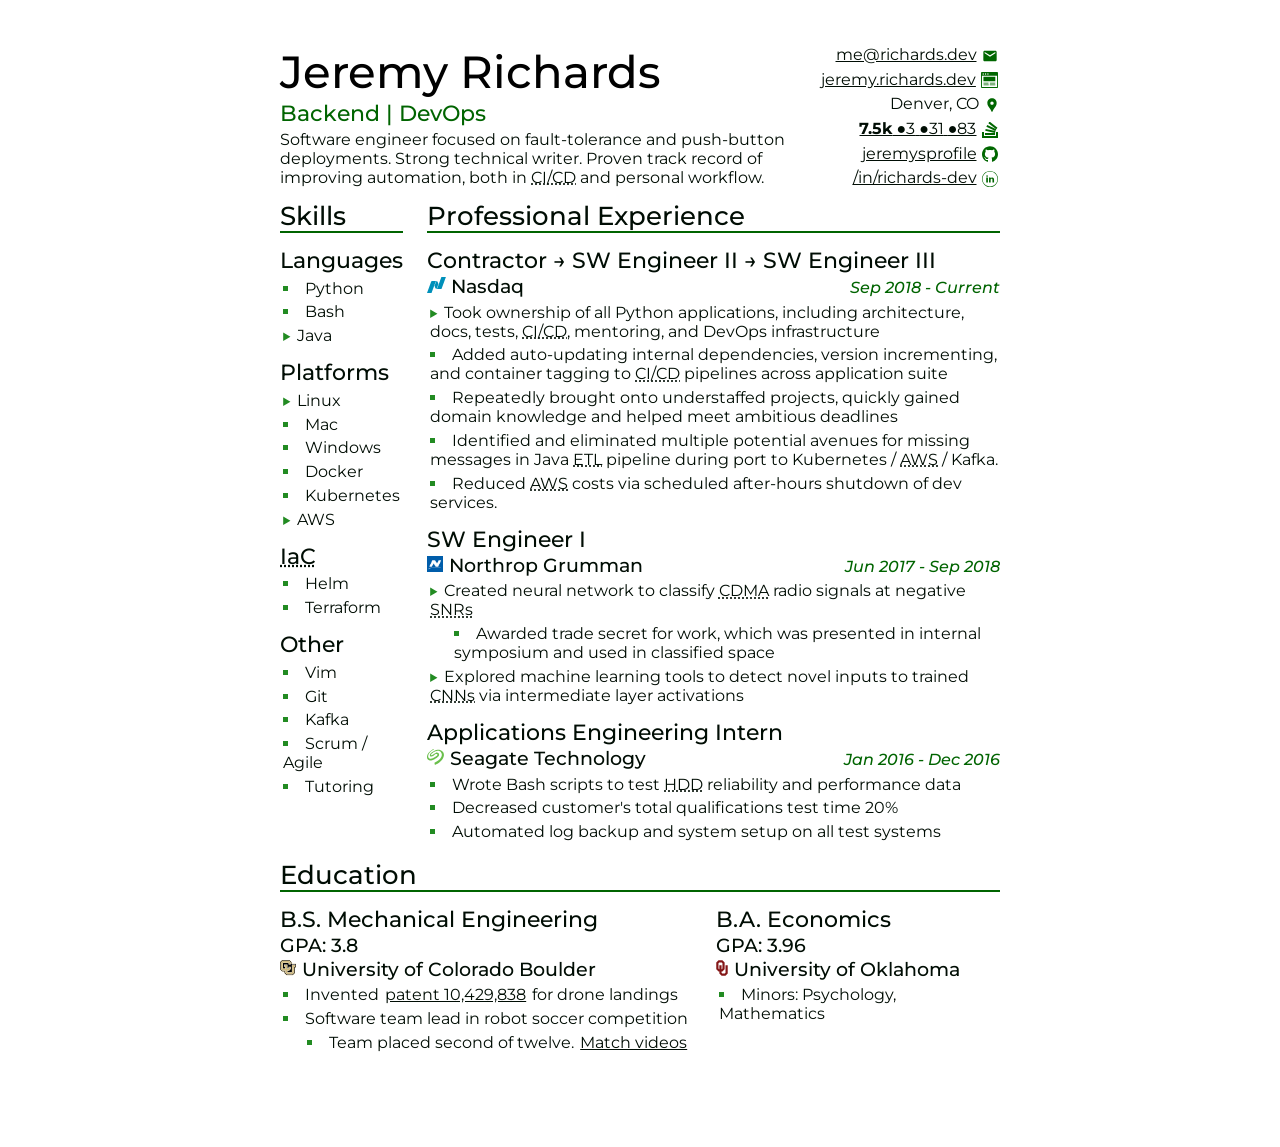
<file: cv/index.html>
<!DOCTYPE HTML>
<html>
<head>
    <meta charset="UTF-8">
    <meta name="viewport" content="width=device-width, initial-scale=1.0">
    <meta name="author" content="Jeremy Richards">
    <title>Resume</title>
    <meta name="description" content="">
    <link rel="stylesheet" type="text/css" href="../css/resume_stylesheet.css" media="screen, print"/>
    <link rel="preconnect" href="https://fonts.gstatic.com">
    <link href="https://fonts.googleapis.com/css2?family=Montserrat:wght@400;500;700&display=swap" rel="stylesheet">

  <link rel="icon" type="image/svg+xml" href="../img/j.svg">
</head>

<body><!--
  Author: Jeremy Richards
  License: CC-BY-SA-NC 4.0
  https://creativecommons.org/licenses/by-nc-sa/4.0/

  TL:DR; Use this, don't sell it, keep my name in the HTML comments, and share
    any different versions you make based on it.
-->
<div class="flex column" id="resume">
  <!-- This HTML is poorly formatted because I wanted the templating to be
    more readable than the finished product. You're probably better off looking
    at the templates that generated it by clicking on the GitHub link -->
  <div class="flex" id="header">
    <div class="flex column">
      <h1 class="name">Jeremy Richards</h1><h3 class="title">Backend | DevOps</h3><div class="personal-summary">
          Software engineer focused on fault-tolerance and push-button deployments. Strong technical writer. Proven track record of improving automation, both in <abbr title="Continuous Integration / Continuous Deployment">CI/CD</abbr> and personal workflow.
        </div></div>
    <div class="max-content flex column"><div class="right-align">
          <a href="mailto:jeremy@richards.dev">me@richards.dev<img src="/cv/img/mail.svg" 
    title="mail" 
    alt="envelope" 
    class="icon green-filter left-padded"></a>
        </div><div class="right-align">
          <a href="https://jeremy.richards.dev">jeremy.richards.dev<img src="/cv/img/website.svg" 
    title="website" 
    alt="web browser" 
    class="icon green-filter left-padded"></a>
        </div><div class="right-align">
          Denver, CO<img src="/cv/img/location.svg" 
    title="location" 
    alt="location pin" 
    class="icon green-filter left-padded">
        </div><div class="right-align">
          <a href="https://stackexchange.com/users/7783437/jeremysprofile?tab=accounts"><strong>7.5k</strong><span> ●3</span>
    <span>●31</span>
    <span>●83</span><img src="/cv/img/stackoverflow.svg" 
    title="Stack Overflow" 
    alt="Stack Overflow logo" 
    class="icon green-filter left-padded"></a>
        </div><div class="right-align">
          <a href="https://github.com/jeremysprofile/jeremysprofile.github.io">jeremysprofile<img src="/cv/img/github.svg" 
    title="git repo" 
    class="icon green-filter left-padded"></a>
        </div><div class="right-align">
          <a href="https://www.linkedin.com/in/richards-dev">/in/richards-dev<img src="/cv/img/linkedin.svg" 
    title="LinkedIn" 
    class="icon green-filter left-padded"></a>
        </div></div>
  </div>

  <div class="flex" id="body">

    <div id="sidebar">
      <section class="flex column">
      <div class="title">
    <h2>Skills</h2>
    <hr>
  </div>
      <div class=""><section>
            <div class="subtitle">
    <div class="flex base-align wrap"><h3>Languages</h3></div>
    <div class="flex base-align wrap">
      <div class="org">
        </div></div>
  </div><div class="data">
                <ul><li>Python</li><li>Bash</li><li class="details"><details >
          <summary>Java</summary>
          <ul><li>Maven</li><li>Spring Boot</li><li>Kotlin</li></ul>
        </details></li></ul>
              </div></section><section>
            <div class="subtitle">
    <div class="flex base-align wrap"><h3>Platforms</h3></div>
    <div class="flex base-align wrap">
      <div class="org">
        </div></div>
  </div><div class="data">
                <ul><li class="details"><details >
          <summary>Linux</summary>
          <ul><li>CentOS</li><li>Alpine</li><li>Ubuntu</li></ul>
        </details></li><li>Mac</li><li>Windows</li><li>Docker</li><li>Kubernetes</li><li class="details"><details >
          <summary>AWS</summary>
          <ul><li><a href="https://www.youracclaim.com/badges/8e0e38c6-6407-4c4a-8c6d-48ee835a6e67">Certified Cloud Practioner</a></li></ul>
        </details></li></ul>
              </div></section><section>
            <div class="subtitle">
    <div class="flex base-align wrap"><h3><abbr title="Infrastructure as Code">IaC</abbr></h3></div>
    <div class="flex base-align wrap">
      <div class="org">
        </div></div>
  </div><div class="data">
                <ul><li>Helm</li><li>Terraform</li></ul>
              </div></section><section>
            <div class="subtitle">
    <div class="flex base-align wrap"><h3>Other</h3></div>
    <div class="flex base-align wrap">
      <div class="org">
        </div></div>
  </div><div class="data">
                <ul><li>Vim</li><li>Git</li><li>Kafka</li><li>Scrum / Agile</li><li>Tutoring</li></ul>
              </div></section></div>
    </section>
    </div>

    <div id="main">
      <section class="flex column">
      <div class="title">
    <h2>Professional Experience</h2>
    <hr>
  </div>
      <div class=""><section>
            <div class="subtitle">
    <div class="flex base-align wrap"><h3>Contractor → SW Engineer II → SW Engineer III</h3></div>
    <div class="flex base-align wrap">
      <div class="org">
        <img src="/cv/img/nasdaq-icon.svg" 
    alt="Nasdaq logo" 
    class="icon right-padded"><h4>Nasdaq</h4></div><h5 class="date" title=">2 yr 9 mo">Sep 2018 - Current</h5></div>
  </div><div class="data">
                <ul><li class="details"><details >
          <summary>Took ownership of all Python applications, including architecture, docs, tests, <abbr title="Continuous Integration / Continuous Deployment">CI/CD</abbr>, mentoring, and DevOps infrastructure</summary>
          <ul><li>Enabled Python 3 migration; set up linters, Nexus <abbr title="Python Package Index">PyPI</abbr> server, and Puppet module; brought all packages up to 80% code coverage</li></ul>
        </details></li><li>Added auto-updating internal dependencies, version incrementing, and container tagging to <abbr title="Continuous Integration / Continuous Deployment">CI/CD</abbr> pipelines across application suite</li><li>Repeatedly brought onto understaffed projects, quickly gained domain knowledge and helped meet ambitious deadlines</li><li>Identified and eliminated multiple potential avenues for missing messages in Java <abbr title="Extract, Transform, Load">ETL</abbr> pipeline during port to Kubernetes / <abbr title="Amazon Web Services">AWS</abbr> / Kafka.</li><li>Reduced <abbr title="Amazon Web Services">AWS</abbr> costs via scheduled after-hours shutdown of dev services.</li></ul>
              </div></section><section>
            <div class="subtitle">
    <div class="flex base-align wrap"><h3>SW Engineer I</h3></div>
    <div class="flex base-align wrap">
      <div class="org">
        <img src="/cv/img/northrop-icon.png" 
    alt="Northrop Grumman logo" 
    class="icon right-padded"><h4>Northrop Grumman</h4></div><h5 class="date" title="1 yr 3 mo">Jun 2017 - Sep 2018</h5></div>
  </div><div class="data">
                <ul><li class="details"><details >
          <summary>Created neural network to classify <abbr title="Code Division Multiple Access">CDMA</abbr> radio signals at negative <abbr title="Signal-to-Noise Ratios">SNRs</abbr></summary>
          <ul><li><abbr title="Code Division Multiple Access">CDMA</abbr> is a way to share bandwidth with cooperating simultaneous users via sets of spreading sequences, which are psuedorandom binary sequences designed to minimally interfere with each other. My goal was to detect usage of a subset of these sequences in a target bandwidth</li></ul>
        </details><ul><li>Awarded trade secret for work, which was presented in internal symposium and used in classified space</li></ul></li><li class="details"><details >
          <summary>Explored machine learning tools to detect novel inputs to trained <abbr title="Convolutional Neural Networks">CNNs</abbr> via intermediate layer activations</summary>
          <ul><li>A <abbr title="Convolutional Neural Network">CNN</abbr> is pretrained on certain categories and outputs how "likely" a sample is to belong to each category, but cannot determine if a sample belongs to none of the categories. My goal was to leverage the feature detection of the network via tools not requiring pretraining to detect these outlier samples</li><li>Tested isolation forests, support vector machines, principal component analysis, <abbr title="Least Absolute Shrinkage and Selection Operator">LASSO</abbr>, and k-nearest neighbor analysis</li></ul>
        </details></li></ul>
              </div></section><section>
            <div class="subtitle">
    <div class="flex base-align wrap"><h3>Applications Engineering Intern</h3></div>
    <div class="flex base-align wrap">
      <div class="org">
        <img src="/cv/img/seagate-icon.svg" 
    alt="Seagate logo" 
    class="icon right-padded"><h4>Seagate Technology</h4></div><h5 class="date" title="1 yr">Jan 2016 - Dec 2016</h5></div>
  </div><div class="data">
                <ul><li>Wrote Bash scripts to test <abbr title="Hard Disk Drive">HDD</abbr> reliability and performance data</li><li>Decreased customer's total qualifications test time 20%</li><li>Automated log backup and system setup on all test systems</li></ul>
              </div></section></div>
    </section>
    </div>
  </div>

  <div id="footer">
    <section class="flex column">
      <div class="title">
    <h2>Education</h2>
    <hr>
  </div>
      <div class="flex"><section>
            <div class="subtitle">
    <div class="flex base-align wrap"><h3>B.S. Mechanical Engineering</h3><h4>GPA: 3.8</h4></div>
    <div class="flex base-align wrap">
      <div class="org">
        <img src="/cv/img/cu-icon.svg" 
    alt="CU logo" 
    class="icon right-padded"><h4>University of Colorado Boulder</h4></div></div>
  </div><div class="data">
                <ul><li>Invented <a href="http://appft.uspto.gov/netacgi/nph-Parser?Sect1=PTO2&Sect2=HITOFF&p=1&u=%2Fnetahtml%2FPTO%2Fsearch-bool.html&r=1&f=G&l=50&co1=AND&d=PG01&s1=%2210,429,838%22&OS=%2210,429,838%22&RS=%2210,429,838%22">patent 10,429,838</a> for drone landings</li><li>Software team lead in robot soccer competition<ul><li>Team placed second of twelve. <a href="https://www.youtube.com/watch?v=tI_wfxj9qU8">Match videos</a></li></ul></li></ul>
              </div></section><section>
            <div class="subtitle">
    <div class="flex base-align wrap"><h3>B.A. Economics</h3><h4>GPA: 3.96</h4></div>
    <div class="flex base-align wrap">
      <div class="org">
        <img src="/cv/img/ou-icon.svg" 
    alt="OU logo" 
    class="icon right-padded"><h4>University of Oklahoma</h4></div></div>
  </div><div class="data">
                <ul><li>Minors: Psychology, Mathematics</li></ul>
              </div></section></div>
    </section>
  </div>
</div>

</body>
</html>
<!--
MkDocs version : 1.2.1
Build Date UTC : 2021-06-26 23:54:01.633805+00:00
-->
</file>
<file: css/resume_stylesheet.css>
/* Redefine some styles just so the resume stylesheet is completely
self-contained */

:root {
  /* Define our color variables here */

  /* light mode */
  --bg-color: white;
  --text-color: #000d04;
  /* "highlight" is an overstatement */
  --highlight-text-color: black;
  --muted-text-color: #404040;

  --color: darkgreen;
  --brighter-color: #8dc26e;
  --brightest-color: forestgreen;
}

.green-filter {
  /* As calculated by https://stackoverflow.com/a/43960991/5889131
   * For 'forestgreen' aka rgb(34, 139, 34)
   */
  /*filter: invert(20%) sepia(97%) saturate(3230%) hue-rotate(124deg) brightness(100%) contrast(73%);

  /* As calculated by https://stackoverflow.com/a/43960991/5889131
   * For 'darkgreen' aka rgb(0, 100, 0)
   */
  filter: invert(21%) sepia(30%) saturate(6459%) hue-rotate(103deg) brightness(92%) contrast(111%);
}


#resume {
  box-sizing: border-box;
  /* half-inch margins on each side - A4 */
  /*
  height: calc(297mm - 2.54cm);
  width: calc(210mm - 2.54cm);
  */
  /* half-inch margins on EACH side - Letter (but don't use height on webpage) */
  width: calc(8.5in - 1in);
  margin: 5vh auto 10vh auto;
  /*
  outline: 2px solid green;
  */
  font-size: 16px;
  font-family: 'Montserrat', sans-serif;
  /* View print style 
  border: solid var(--brighter-color);
  height: calc(11in - 1in);
  font-size: 14px;
  */
}

#resume *, *::before, *::after {
  box-sizing: inherit;
  margin: 0;
  padding: 0;
  color: var(--text-color);
}
#resume .flex {
  display: flex;
  justify-content: space-between;
  /* Late 2020 hype! */
  grid-column-gap: 1.5rem;
}
#resume .column {
  flex-direction: column;
}
#resume .grow {
  flex-grow: 1;
}
#resume .max-content {
  min-width: max-content;
}
#resume .right-align {
  text-align: right;
}
#resume .personal-summary {
  font-style: oblique 7deg;
  padding-top: 0.2rem;
}

#resume section {
  margin-top: 0.8rem;
}


#resume ul {
  /* Indent slightly as bullets have 0 spacing before, while text has a small
  amount. This also indents the line-wrapped bullet text a bit, but I don't
  mind how that looks. */
  margin-left: 0.2rem;
  list-style: inside square;
}
#resume ul ul {
  padding-left: 1.5rem;
  margin: 0;
}
#resume li {
  margin: 0;
  margin: 0.3rem 0;
}
/*
Styling these bullets across Chrome/Firefox/Safari was kind of a pain, since
all browsers use different methods to determine the spacing between a bullets
and the text content, and I want to use different bullets (square and the
details triangle).

I tried customizing the bullets with ::before and using `list-style: none;` but
Firefox made the `content: counter(list-item, square);` bullets way too large.

Eventually I gave up on something that felt "clean" and customized Chrome with
summary::-webkit-details-marker and Firefox with summary::marker and accepted
Safari would be off since I don't know anyone who uses it on desktop.
*/

/* Style the bullets properly */
#resume .details {
  list-style: none;
}
#resume li::marker {
  color: var(--brightest-color);
}
/* Chrome doesn't use the same amount of space after a bullet as the details
icon, so we force them to be the same */
#resume summary::-webkit-details-marker {
  padding-right: 0.35rem;
  color: var(--brightest-color);
}
/* and so in firefox we only have font sizing, not padding, to get the lines
to start at the same point */
#resume summary::marker {
  font-size: 0.8rem;
  color: var(--brightest-color);
}

#resume p {
  margin: 1rem 0;
}
#resume h1 {
  font-size: 2.8rem;
}
#resume h2 {
  font-size: 1.6rem;
}
#resume h3 {
  font-size: 1.4rem;
}
#resume h4 {
  font-size: 1.2rem;
}
#resume h5 {
  font-size: 1rem;
}
#resume b, strong {
  font-weight: 700;
}


#resume .name {
  color: var(--highlight-text-color);
}
#resume .title {
  color: var(--color);
}
#resume .base-align {
  align-items: baseline;
}
#resume .wrap {
  flex-wrap: wrap;
}
#resume .date {
  /* italic */
  font-style: italic;
  color: var(--color);
}
#resume .org {
  display: flex;
  align-items: baseline;
  justify-content: flex-start;
}


#resume .icon {
  height: 1em;
  vertical-align: middle;
}
#resume .right-padded {
  padding-right: 0.5ch;
}
#resume .left-padded {
  padding-left: 0.5ch;
}


/* Style links and hoverable elements */
#resume a {
  padding: 0.125rem;
  border-radius: 8px;
  text-decoration: underline;
}
#resume a:link,a:visited {
  color: inherit;
}
#resume a:hover {
  /* https://html.spec.whatwg.org/multipage/rendering.html#phrasing-content-3 */
  text-decoration: underline;
  /* TODO better color */
  background-color: var(--brighter-color);
}
#resume abbr {
  cursor: help;
  text-decoration: dotted underline;
}
#resume summary:hover {
  border: 2px solid var(--brighter-color);
  border-radius: 4px;
  margin: -2px;
  cursor: pointer;
}

/* outlines serve a purpose, even if they're ugly:
https://www.a11yproject.com/posts/2013-01-25-never-remove-css-outlines/
*/

#resume hr {
  width: 100%;
  background-color: var(--color);
  height: 2px;
  border: 0;
}
#resume h1, h2, h3, h4, h5, h6 {
  font-weight: 500;
  color: inherit;
}
#resume ul {
  list-style: inside square;
}




@media screen and (max-width: 8.5in) {
  #resume {
    width: 100%;
  }
  /* marginally responsive, which is more than good enough.
     Really, I just want to have a one-column option for ATS.
   */
  #resume * {
    flex-direction: column;
  }
}

@media print {
  body {
    width: 100%;
  }
  #resume {
    height: calc(11in - 1in);
    margin: 0;
    padding: 0;
    font-size: 14px;
  }
  #resume abbr {
    text-decoration: none;
  }
  @page {
    margin: 0.5in;
    size: letter portrait;
  }

  #resume summary {
    list-style: none;
  }
  #resume summary::-webkit-details-marker {
    display: none;
  }
  #resume summary::before {
    color: var(--brightest-color);
    content: "■";
    margin-right: 0.4rem;
    vertical-align: 0.1em;
    margin-left: -1px;
    font-size: 0.8rem;
  }
  /*
   Problems: ::marker can't set padding/margin.
   summary::before won't have spacing match different chrome and firefox defaults.
   li::before doesn't work cleanly with multi-line summaries.
   li::before and summary::before doesn't work because you can't turn off
     li::before based on li's children (could with JS but I don't wanna).

   Solution: use @support to write some chrome-specific CSS (as seen on
     https://stackoverflow.com/a/32455002/5889131 ).
   This is a hack that probably won't work long-term, but it's only for
     printing, so I just don't care enough.
  */
  @supports (-webkit-font-smoothing:none) {
     #resume summary::before {
       margin-right: 1rem;
       vertical-align: 0.1em;
       margin-left: -1px;
       font-size: 0.9rem;
     }
  }
}
</file>
